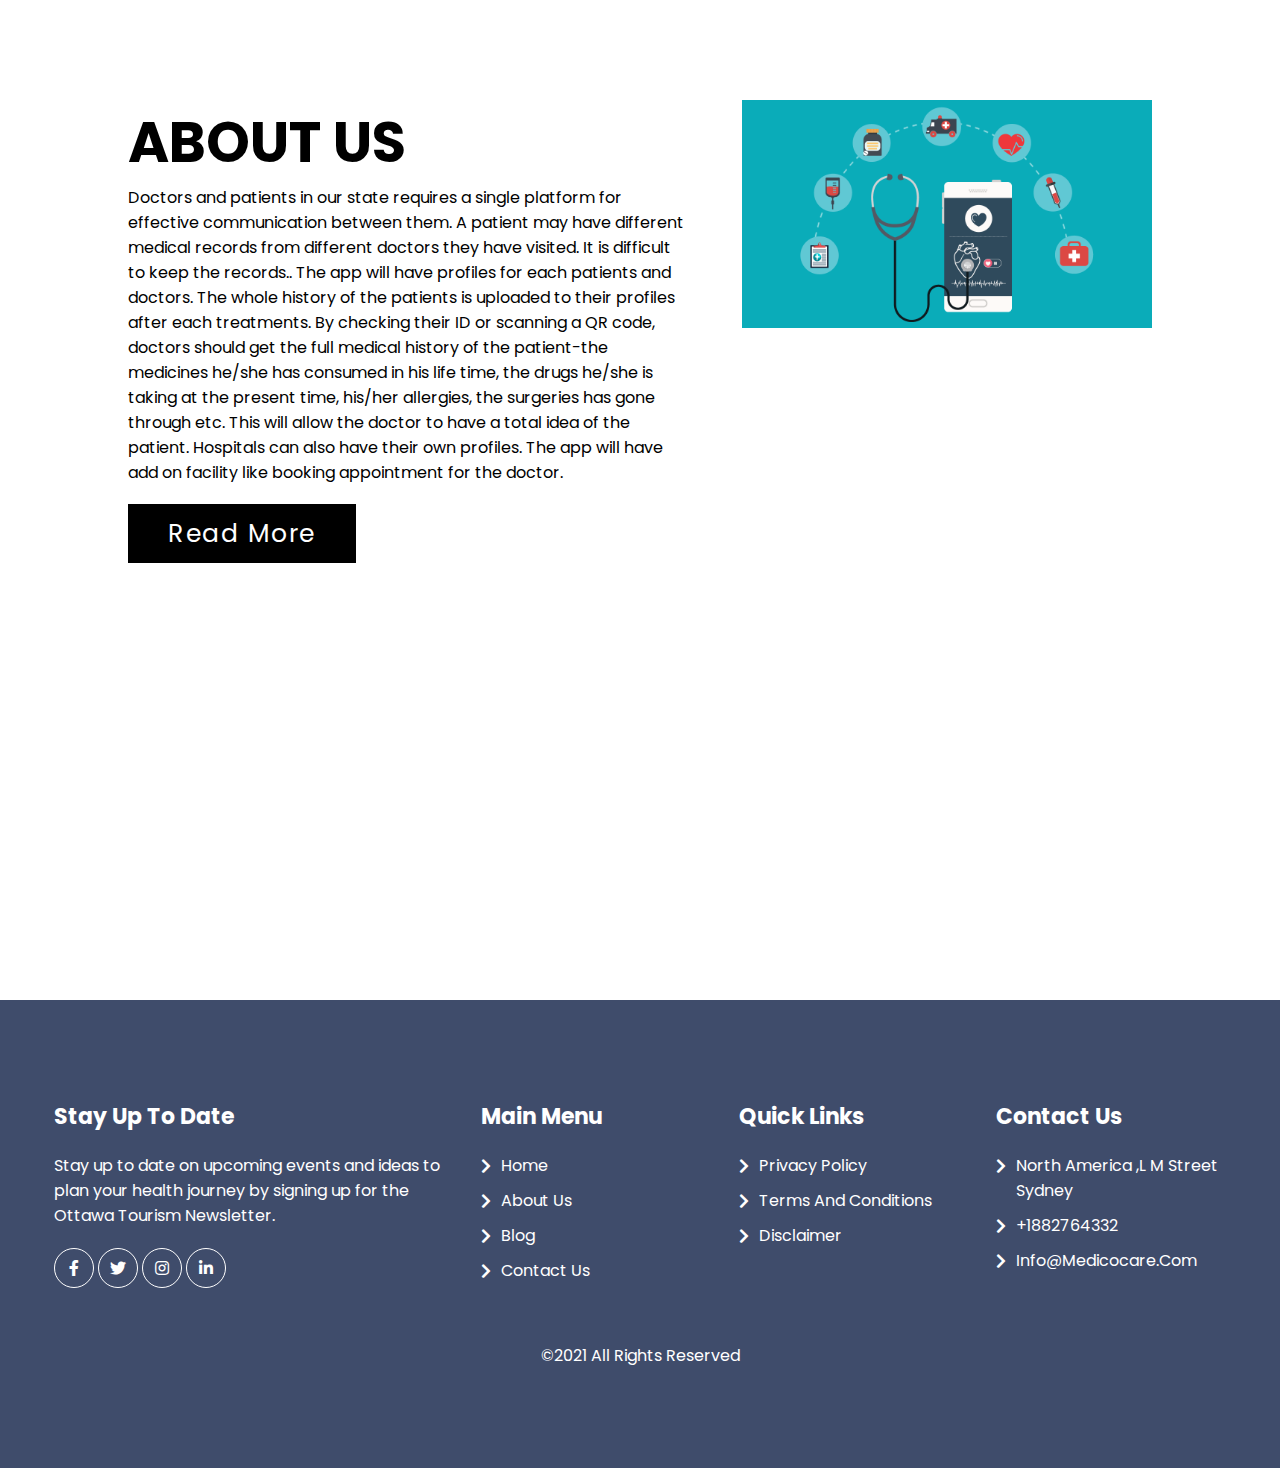
<file: about.html>
<!DOCTYPE html>
<html lang="en">
<head>
    <meta charset="UTF-8">
    <meta http-equiv="X-UA-Compatible" content="IE=edge">
    <meta name="viewport" content="width=device-width, initial-scale=1.0">
    <link rel="stylesheet" href="https://use.fontawesome.com/releases/v5.13.0/css/all.css">
    <link rel="stylesheet" href="about.css">
    <title>About </title>
</head>
<body>
    <div class="section">
        <div class="container">
            <div class="content-section">
               
                
                <div class="title"><h1>About Us</h1></div>
                <div class="content">
                  Doctors and patients in our state requires a single platform for effective communication between them. A patient may have different medical records from different doctors they have visited. It is difficult to keep the records.. The app will have profiles for each patients and doctors. The whole history of the patients is uploaded to their profiles after each treatments. By checking their ID or scanning a QR code, doctors should get the full medical history of the patient-the medicines he/she has consumed in his life time, the drugs he/she is taking at the present time, his/her allergies, the surgeries has gone through etc. This will allow the doctor to have a total idea of the patient. Hospitals can also have their own profiles. 
                  The app will have add on facility like booking appointment for the doctor.
                </p>
                    <div class="button">
                        <a href="#">Read More</a>
                    </div>
                </div>
            </div>
            <div class="img"><img src="imgg.png" alt=""></div>
        </div>
    </div>
    
    <footer class="footer-area">
        <div class="footer-wave-box">
            <div class="footer-wave-footer-animation"></div>
        </div>
        <div class="main">
            <div class="footer">
                <div class="single-footer">
                    <h4>Stay Up To Date</h4>
                    <p>Stay up to date on upcoming events and ideas to plan your health journey by
                    signing up for the Ottawa Tourism Newsletter.</p>
                    <div class="footer-social">
                        <a href=""><i class="fab fa-facebook-f"></i></a>
                        <a href=""><i class="fab fa-twitter"></i></a>
                        <a href=""><i class="fab fa-instagram"></i></a>
                        <a href=""><i class="fab fa-linkedin-in"></i></a>
                    </div>

                </div>
                <div class="single-footer">
                    <h4>main menu</h4>
                    <ul>
                        <li><a href=""><i class="fas fa-chevron-right"></i>Home</a></li>
                        <li><a href=""><i class="fas fa-chevron-right"></i>About Us</a></li>
                        <li><a href=""><i class="fas fa-chevron-right"></i>Blog</a></li>
                     
                        <li><a href=""><i class="fas fa-chevron-right"></i>Contact Us</a></li>
                    </ul>
                </div>

                <div class="single-footer">
                    <h4>quick links</h4>
                    <ul>
                        <li><a href=""><i class="fas fa-chevron-right"></i>Privacy Policy</a></li>
                        <li><a href=""><i class="fas fa-chevron-right"></i>Terms and conditions</a></li>
                        <li><a href=""><i class="fas fa-chevron-right"></i>Disclaimer</a></li>
                        
                    </ul>
                </div>
<div class="single-footer">
    <h4>Contact us</h4>
    <ul>
        <li><a href=""><i class="fas fa-chevron-right"></i>North America ,L M Street Sydney</a></li>
        <li><a href=""><i class="fas fa-chevron-right"></i>+1882764332</a></li>
        <li><a href=""><i class="fas fa-chevron-right"></i>info@medicocare.com</a></li>

    </ul>
</div>

            </div>
            <div class="copy">
                <p>&copy;2021 all rights reserved</p>
            </div>
        </div>
    </footer>
</body>
</html>
</file>
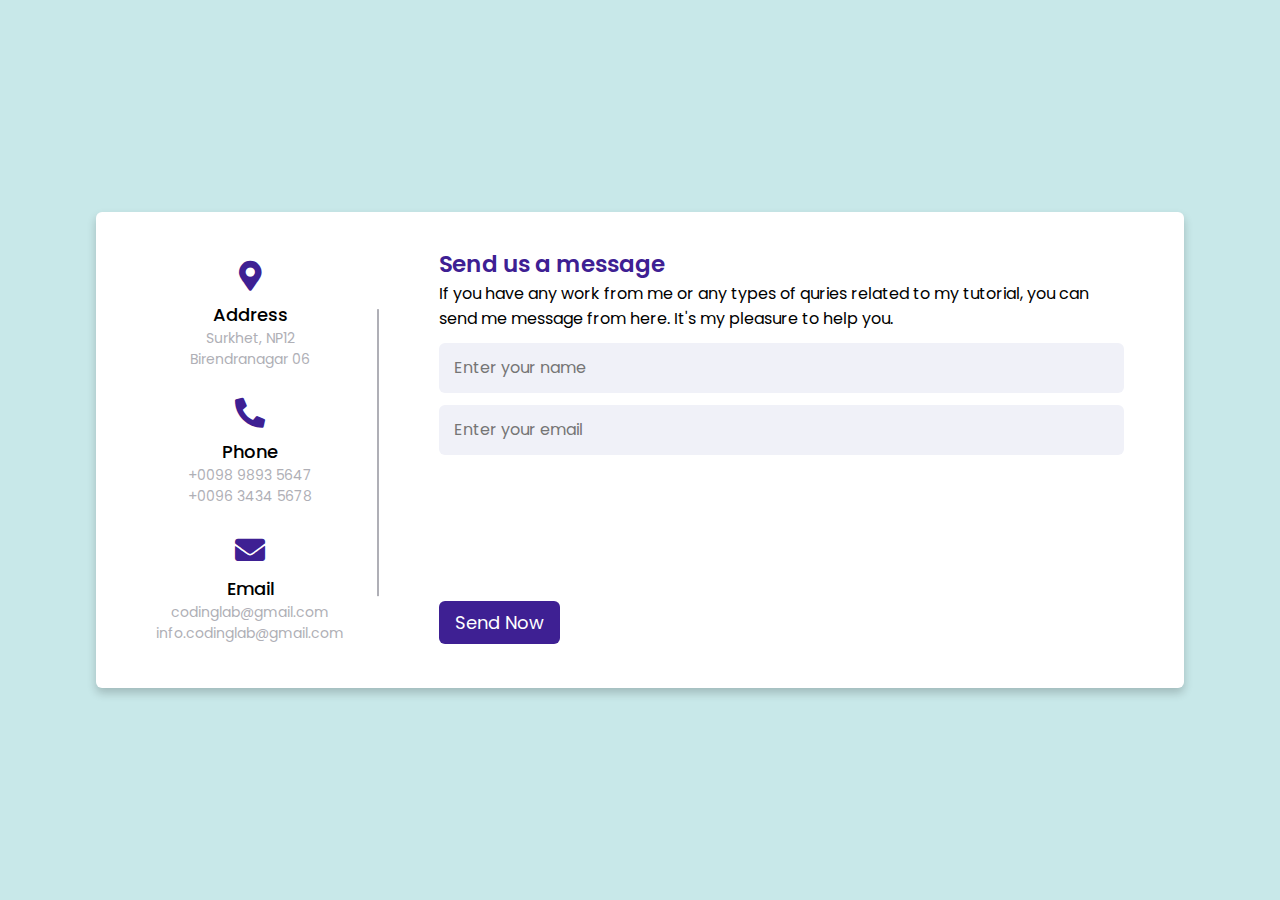
<file: contact.html>
<!DOCTYPE html>
<!-- Created By CodingLab - www.codinglabweb.com -->
<html lang="en" dir="ltr">
  <head>
    <meta charset="UTF-8">
   <!-- <title> Responsive Contact Us Form  | CodingLab </title>-->
    <link rel="stylesheet" href="contact.css">
    <!-- Fontawesome CDN Link -->
    <link rel="stylesheet" href="https://cdnjs.cloudflare.com/ajax/libs/font-awesome/5.15.2/css/all.min.css"/>
     <meta name="viewport" content="width=device-width, initial-scale=1.0">
   </head>
<body>
  <div class="container">
    <div class="content">
      <div class="left-side">
        <div class="address details">
          <i class="fas fa-map-marker-alt"></i>
          <div class="topic">Address</div>
          <div class="text-one">Surkhet, NP12</div>
          <div class="text-two">Birendranagar 06</div>
        </div>
        <div class="phone details">
          <i class="fas fa-phone-alt"></i>
          <div class="topic">Phone</div>
          <div class="text-one">+0098 9893 5647</div>
          <div class="text-two">+0096 3434 5678</div>
        </div>
        <div class="email details">
          <i class="fas fa-envelope"></i>
          <div class="topic">Email</div>
          <div class="text-one">codinglab@gmail.com</div>
          <div class="text-two">info.codinglab@gmail.com</div>
        </div>
      </div>
      <div class="right-side">
        <div class="topic-text">Send us a message</div>
        <p>If you have any work from me or any types of quries related to my tutorial, you can send me message from here. It's my pleasure to help you.</p>
      <form action="#">
        <div class="input-box">
          <input type="text" placeholder="Enter your name">
        </div>
        <div class="input-box">
          <input type="text" placeholder="Enter your email">
        </div>
        <div class="input-box message-box">
          
        </div>
        <div class="button">
          <input type="button" value="Send Now" >
        </div>
      </form>
    </div>
    </div>
  </div>
</body>
</html>
</file>
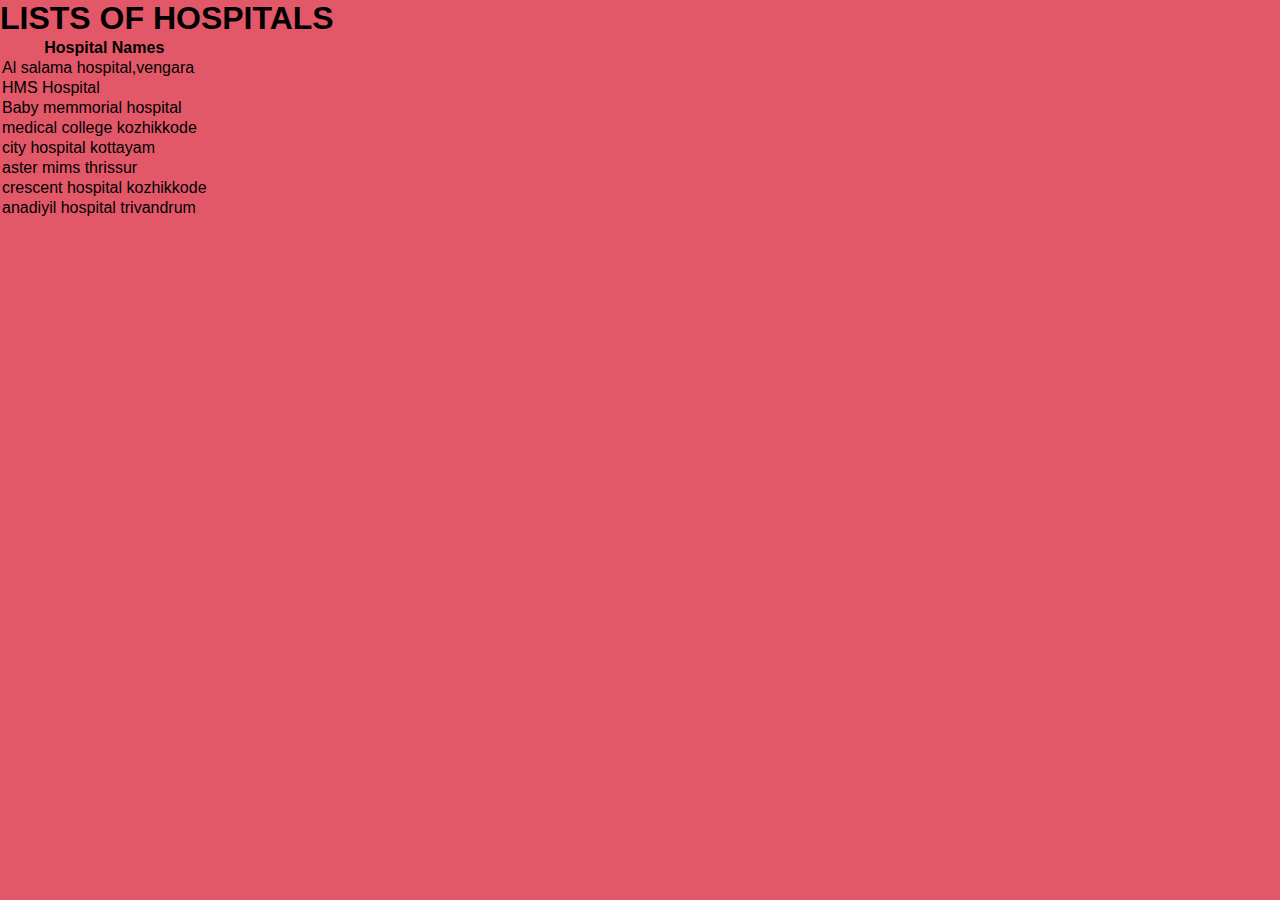
<file: detail 2.html>
<!DOCTYPE html>
<html lang="en">
<head>
    <meta charset="UTF-8">
    <meta http-equiv="X-UA-Compatible" content="IE=edge">
    <meta name="viewport" content="width=device-width, initial-scale=1.0">
    <link rel="stylesheet" href="style.css">
    <title>HOSPITAL NAMES</title>
</head>
<body>
    <h1>LISTS OF HOSPITALS</h1>
<table>
    <tr>
        <th>Hospital Names</th>
    </tr>
    <tr>
        <td>Al salama hospital,vengara</td>
        
    </tr>
    <tr>
    <td>HMS Hospital</td>
    </tr>
    <tr>
    <td>Baby memmorial hospital</td>
    </tr>
    <tr>
    <td>medical college kozhikkode</td>
    </tr>
    <tr>
    <td>city hospital kottayam</td>
    </tr>
    <td>aster mims thrissur</td>
    <tr>
    <td>crescent hospital kozhikkode</td>
    </tr>
    <tr>
    <td>anadiyil hospital trivandrum</td>
    </tr>
</file>
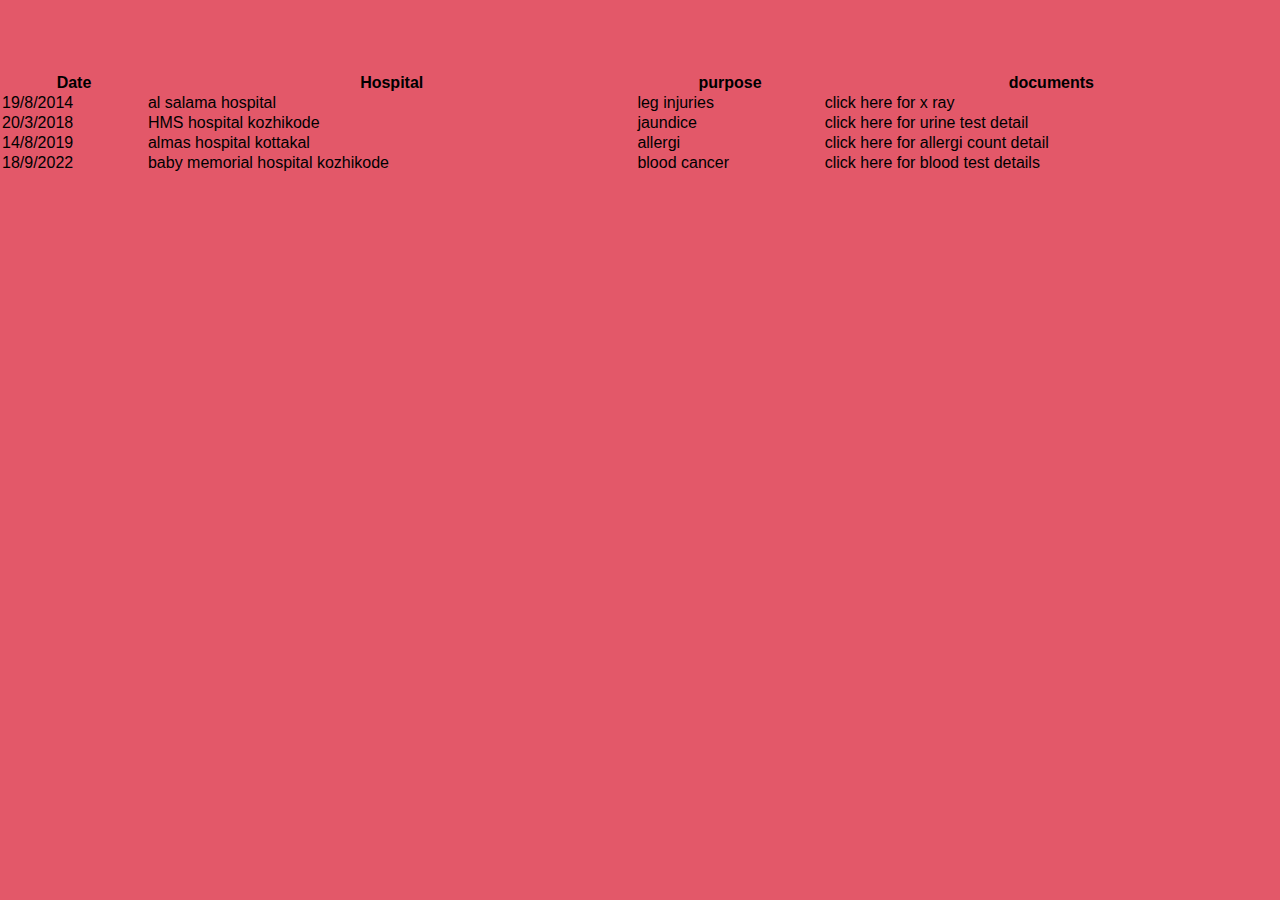
<file: detail.html>
<!DOCTYPE html>
<html lang="en">
<head>
    <meta charset="UTF-8">
    <meta http-equiv="X-UA-Compatible" content="IE=edge">
    <meta name="viewport" content="width=device-width, initial-scale=1.0">
    <link rel="stylesheet" href="style.css">
    <title>Document</title>
</head>
<body>
<table style="width:100%">
    <tr>
        <th>Date</th>
        <th>Hospital</th>
        <th>purpose</th>
        <th>documents</th>
    </tr>
<br>
<br>
    <tr>
        <td>19/8/2014</td>
        <td>al salama hospital</td>
        <td>leg injuries</td>
        <td><p><a href="x-ray.html">click here for x ray</a></p></td>
    </tr>
<br><br>
    <tr>
        <td>20/3/2018</td>
        <td>HMS hospital kozhikode</td>
        <td>jaundice</td>
        <td><p><a href="urine test.html">click here for urine test detail</a></p></td>
    </tr>

    <tr>
        <td>14/8/2019</td>
        <td>almas hospital kottakal</td>
        <td>allergi</td>
        <td><p><a href="allergi count.html">click here for allergi count detail</a></p></td>
    </tr>
    </tr>

    <tr>
        <td>18/9/2022</td>
        <td>baby memorial hospital kozhikode</td>
        <td>blood cancer</td>
        <td><p><a href="blood test.html">click here for blood test details</p></td>
    </tr>
    </tr>
</table>

</body>
</html>
</file>
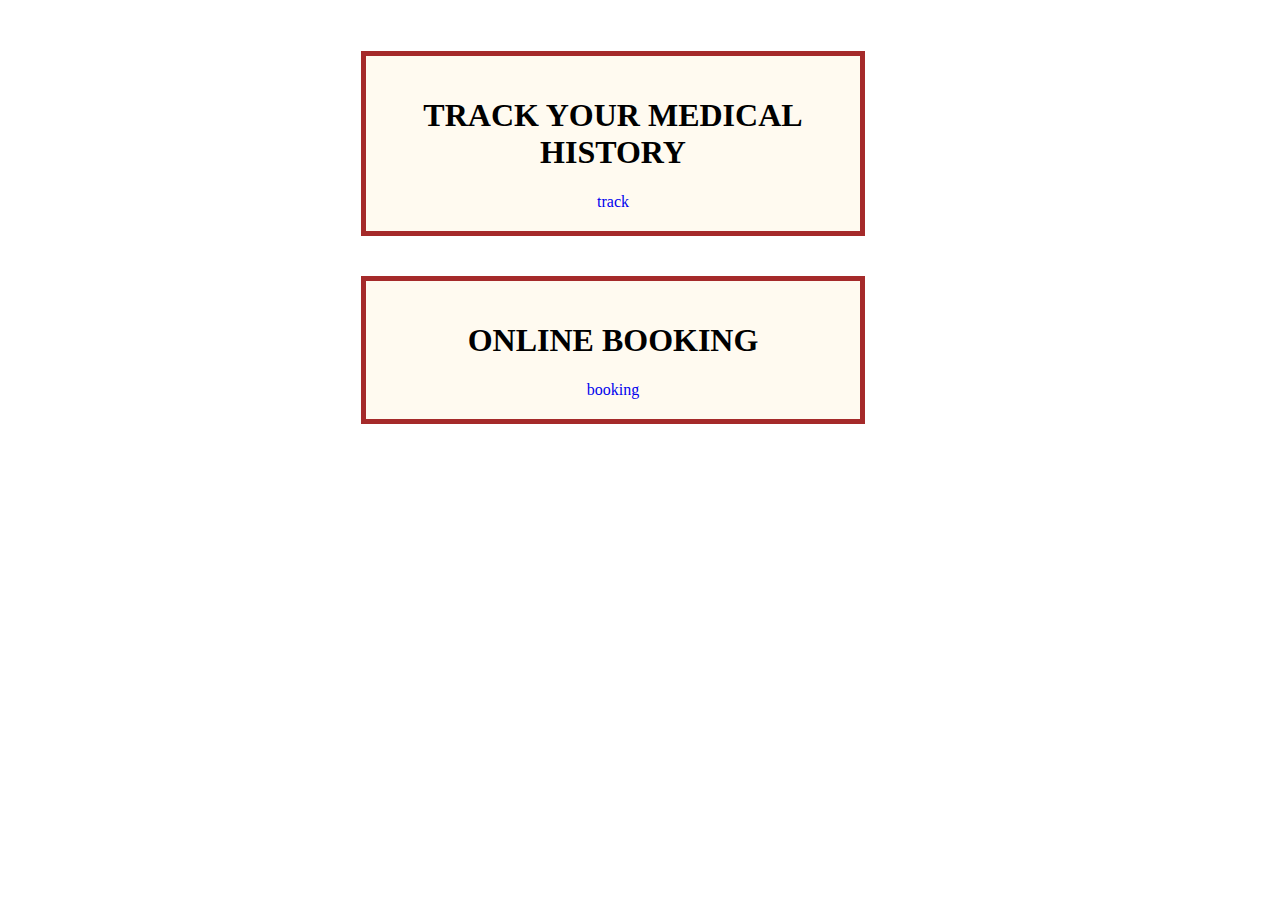
<file: grid.html>
<!doctype html>
<html>
    <head>
      
        <meta charset="UTF-8" />
        <meta http-equiv="X-UA-Compatible" content="IE=edge" />
        <meta name="viewport" content="width=device-width, initial-scale=1.0" />
        <link rel="stylesheet" href="grid.css">
        <title>  </title>
    </head>

    <body>
        


        <div class="float-container">

            <div class="float-child">
              <h1>TRACK YOUR MEDICAL HISTORY</h1>
              <a style="text-decoration: none"  href="detail.html">track</a> <div class="bc">
                </div>

            </div>
            
            <div class="float-child">
              <h1>ONLINE BOOKING</h1>
              <a style="text-decoration: none" href="detail 2.html">booking</a>
            </div>
            
          </div>

        
       

        
        

        </body>        
</html>
</file>
<file: about.css>
@import url('https://fonts.googleapis.com/css2?family=Poppins:ital,wght@0,300;0,400;1,200&display=swap');
*{
    margin: 0;
    padding: 0;
    box-sizing: border-box;
    font-family: 'Poppins',sans-serif;
}
.section{
    width: 100%;
    min-height: 100vh;
    /* background-color: #ddd; */
    background-color: #fff;
    color: #000;
}
.container{
    width: 80%;
    display: block;
    margin: auto;
    padding-top: 100px;
}
.content-section{
    float: left;
    width: 55%;

}
.img{
    float: right;
    width: 40%;
}
.img img{
    width: 100%;
    height: auto;
}
.content-section .title{
    text-transform: uppercase;
    font-size: 28px;
}
.content-section .content h3{
    margin-top: 20px;
    color: #5d5d5d;
    font-size: 21px;
}
.content-section .content p{
    margin-top: 10px;
    font-family: sans-serif;
    font-size: 18px;
    line-height: 1.5;
}
.content-section .content .button{
    margin-top: 30px;
}
.content-section .content .button a{
    background-color: black;
    padding: 12px 40px;
    text-decoration: none;
    color: #fff;
    font-size: 25px;
    letter-spacing: 1.5px;
}
.content-section .content .button a:hover{
    background-color: #a52a2a;
    color: #fff;
}
.yv{
    background-color: #fff;
    padding: 60px;    
}
.form-container{
    background: #000;
    background-color: #ddd;
    
}
.contact{
    margin: 100px 16px;
    background-color: #ddd;
    
}
.contact-title{
    text-align: center;
    margin-bottom: 30px;
}
.contact-title h1{
    color: #000;
    margin-bottom: 10px;
}

.form-container{
    background: #000;
    max-width: 550px;
    margin: auto;
    
}
form{
    padding-bottom: 16px;
    display: block;
    width: 100%;
    
    
}
.form-name,.form-email{
    position: relative;
}
.form-name::before{
    content: "\f007";
    color: #ddd;
    font-family: 'fontAwesome';
    position: absolute;
    top: 10px;
    left: 0;
}
.form-email::before{
    content: "\fld8";
    color: #ddd;
    font-family: 'fontAwesome';
    position: absolute;
    top: 10px;
    left: 0;
}
form input:focus,form input:hover{
    border-color: #666;
}
form input{
    display: block;
    width: 100%;
    border: none;
    border-bottom: 1px solid #444;
    transition: .2s;
    outline: none;
    margin-top: 16px;
    background-color: transparent;
    position: relative;
    padding: 10px 16px 10px 30px;
    color: #fff;
}
form button{
    border: 1px solid #444;
    transition: .2s;
    padding: 10px 30px;
    outline: none;
    margin-top: 30px;
    cursor: pointer;
    background-color: tomato;
    text-transform: uppercase;
    font-size: 16px;
    color: #fff;
}
.center-align{
    text-align: center;
}
.set .yv{
    float: left;
}
.set .contact{
    float: right;
    background-color: #ddd;
    background: #fff;
    padding-top: 30px;
    padding-left: 200px;
    padding-right: 250px;
    padding-bottom: 20px;
}
.footer-area{
    margin-top: 100px;
    padding: 100px 0;
    background: #258dc8;
    background: #3f4c6b;
background: -moz-linear-gradient(left,  #3f4c6b 0%, #3f4c6b 100%);
background: -webkit-linear-gradient(left,  #3f4c6b 0%,#3f4c6b 100%);
background: linear-gradient(to right,  #3f4c6b 0%,#3f4c6b 100%);
filter: progid:DXImageTransform.Microsoft.gradient( startColorstr='#3f4c6b', endColorstr='#3f4c6b',GradientType=1 );

    color: #fff;
    position: relative;
}
.main{
    width: 1200px;
    margin: 0 auto;
}
.footer{
    display: flex;
    justify-content: space-around;
    flex-wrap: wrap;
    flex-direction: row;
    
}
.single-footer{
    width: 230px;
}
.single-footer:first-child{
    width: 400px;
}
.single-footer h4{
    text-transform: capitalize;
    font-size: 22px;
    margin-bottom: 20px;
}
.footer-social a{
    color: #fff;
    border: 1px solid #fff;
    width: 40px;
    height: 40px;
    display: inline-block;
    text-align: center;
    line-height: 40px;
    border-radius: 50%;
}
.footer-social{
    margin-top: 20px;
}
.single-footer ul{
    list-style: none;
}
.single-footer ul li{
    margin-bottom: 10px;
    position: relative;
    padding-left: 20px;
}
.single-footer ul li a{
    color: #fff;
    text-transform: capitalize;
    text-decoration: none;
}
.single-footer ul li a i{
    position: absolute;
    left: 0;
    top: 5px;
}
.copy{
    text-align: center;
    text-transform: capitalize;
    margin-top: 50px;
}
.footer-wave-box{
    position: absolute;
    left: 0;
    top: 0;
    right: 0;
    height: 50px;
   
}
.footer-wave{
    background-image: url(/wave.png);
    position: absolute;
    left: 0;
    top: 0;
    background-size: cover;
    width: 100%;
    height: 100%;
}
</file>
<file: contact.css>
/* Google Font CDN Link */
@import url('https://fonts.googleapis.com/css2?family=Poppins:wght@200;300;400;500;600;700&display=swap');
*{
  margin: 0;
  padding: 0;
  box-sizing: border-box;
  font-family: "Poppins" , sans-serif;
}
body{
  min-height: 100vh;
  width: 100%;
  background: #c8e8e9;
  display: flex;
  align-items: center;
  justify-content: center;
}
.container{
  width: 85%;
  background: #fff;
  border-radius: 6px;
  padding: 20px 60px 30px 40px;
  box-shadow: 0 5px 10px rgba(0, 0, 0, 0.2);
}
.container .content{
  display: flex;
  align-items: center;
  justify-content: space-between;
}
.container .content .left-side{
  width: 25%;
  height: 100%;
  display: flex;
  flex-direction: column;
  align-items: center;
  justify-content: center;
  margin-top: 15px;
  position: relative;
}
.content .left-side::before{
  content: '';
  position: absolute;
  height: 70%;
  width: 2px;
  right: -15px;
  top: 50%;
  transform: translateY(-50%);
  background: #afafb6;
}
.content .left-side .details{
  margin: 14px;
  text-align: center;
}
.content .left-side .details i{
  font-size: 30px;
  color: #3e2093;
  margin-bottom: 10px;
}
.content .left-side .details .topic{
  font-size: 18px;
  font-weight: 500;
}
.content .left-side .details .text-one,
.content .left-side .details .text-two{
  font-size: 14px;
  color: #afafb6;
}
.container .content .right-side{
  width: 75%;
  margin-left: 75px;
}
.content .right-side .topic-text{
  font-size: 23px;
  font-weight: 600;
  color: #3e2093;
}
.right-side .input-box{
  height: 50px;
  width: 100%;
  margin: 12px 0;
}
.right-side .input-box input,
.right-side .input-box textarea{
  height: 100%;
  width: 100%;
  border: none;
  outline: none;
  font-size: 16px;
  background: #F0F1F8;
  border-radius: 6px;
  padding: 0 15px;
  resize: none;
}
.right-side .message-box{
  min-height: 110px;
}
.right-side .input-box textarea{
  padding-top: 6px;
}
.right-side .button{
  display: inline-block;
  margin-top: 12px;
}
.right-side .button input[type="button"]{
  color: #fff;
  font-size: 18px;
  outline: none;
  border: none;
  padding: 8px 16px;
  border-radius: 6px;
  background: #3e2093;
  cursor: pointer;
  transition: all 0.3s ease;
}
.button input[type="button"]:hover{
  background: #5029bc;
}

@media (max-width: 950px) {
  .container{
    width: 90%;
    padding: 30px 40px 40px 35px ;
  }
  .container .content .right-side{
   width: 75%;
   margin-left: 55px;
}
}
@media (max-width: 820px) {
  .container{
    margin: 40px 0;
    height: 100%;
  }
  .container .content{
    flex-direction: column-reverse;
  }
 .container .content .left-side{
   width: 100%;
   flex-direction: row;
   margin-top: 40px;
   justify-content: center;
   flex-wrap: wrap;
 }
 .container .content .left-side::before{
   display: none;
 }
 .container .content .right-side{
   width: 100%;
   margin-left: 0;
 }
}
</file>
<file: style.css>
@import url("https://fonts.googleapis.com/css2?family=Open+Sans&display=swap");
body {
    font-family: "Open Sans", sans-serif;
    margin: 0;
}
a {
    text-decoration: none;
    color: #000;
}
a:hover {
    color: rgb(179, 179, 179);
}
.site-header {
    border-bottom: 1px solid #ccc;
    padding: 0.5em 1em;
    display: flex;
    justify-content: space-between;
}
.site-identity h1 {
    font-size: 1.5em;
    margin: 0.6em 0;
    display: inline-block;
}
.site-navigation ul,
.site-navigation li {
    margin: 0;
    padding: 0;
}
.site-navigation li {
    display: inline-block;
    margin: 1.4em 1em 1em 1em;
}

* {
  margin: 0;
  padding: 0;
  box-sizing: border-box;
  -webkit-font-smoothing: antialiased;
}

body {
  background: #e35869;
  font-family: 'Rubik', sans-serif;
}

.login-form {
  background: #fff;
  width: 500px;
  margin: 65px auto;
  display: -webkit-box;
  display: flex;
  -webkit-box-orient: vertical;
  -webkit-box-direction: normal;
          flex-direction: column;
  border-radius: 4px;
  box-shadow: 0 2px 25px rgba(0, 0, 0, 0.2);
}
.login-form h1 {
  padding: 35px 35px 0 35px;
  font-weight: 300;
}
.login-form .content {
  padding: 35px;
  text-align: center;
}
.login-form .input-field {
  padding: 12px 5px;
}
.login-form .input-field input {
  font-size: 16px;
  display: block;
  font-family: 'Rubik', sans-serif;
  width: 100%;
  padding: 10px 1px;
  border: 0;
  border-bottom: 1px solid #747474;
  outline: none;
  -webkit-transition: all .2s;
  transition: all .2s;
}
.login-form .input-field input::-webkit-input-placeholder {
  text-transform: uppercase;
}
.login-form .input-field input::-moz-placeholder {
  text-transform: uppercase;
}
.login-form .input-field input:-ms-input-placeholder {
  text-transform: uppercase;
}
.login-form .input-field input::-ms-input-placeholder {
  text-transform: uppercase;
}
.login-form .input-field input::placeholder {
  text-transform: uppercase;
}
.login-form .input-field input:focus {
  border-color: #222;
}
.login-form a.link {
  text-decoration: none;
  color: #747474;
  letter-spacing: 0.2px;
  text-transform: uppercase;
  display: inline-block;
  margin-top: 20px;
}
.login-form .action {
  display: -webkit-box;
  display: flex;
  -webkit-box-orient: horizontal;
  -webkit-box-direction: normal;
          flex-direction: row;
}
.login-form .action button {
  width: 100%;
  border: none;
  padding: 18px;
  font-family: 'Rubik', sans-serif;
  cursor: pointer;
  text-transform: uppercase;
  background: #e8e9ec;
  color: #777;
  border-bottom-left-radius: 4px;
  border-bottom-right-radius: 0;
  letter-spacing: 0.2px;
  outline: 0;
  -webkit-transition: all .3s;
  transition: all .3s;
}
.login-form .action button:hover {
  background: #d8d8d8;
}
.login-form .action button:nth-child(2) {
  background: #2d3b55;
  color: #fff;
  border-bottom-left-radius: 0;
  border-bottom-right-radius: 4px;
}
.login-form .action button:nth-child(2):hover {
  background: #3c4d6d;
}
</file>
<file: grid.css>
.float-container {
  border: 3px solid #fff;
  padding: 20px;
  padding-left: 330px;
}

.float-child {
  width: 50%;
  float: left;
  padding: 20px;
  border: 2px solid red;
  margin: 20px;
  text-align: center;
  border: 5px solid brown;
  background-color: floralwhite;
 
  
}
</file>
